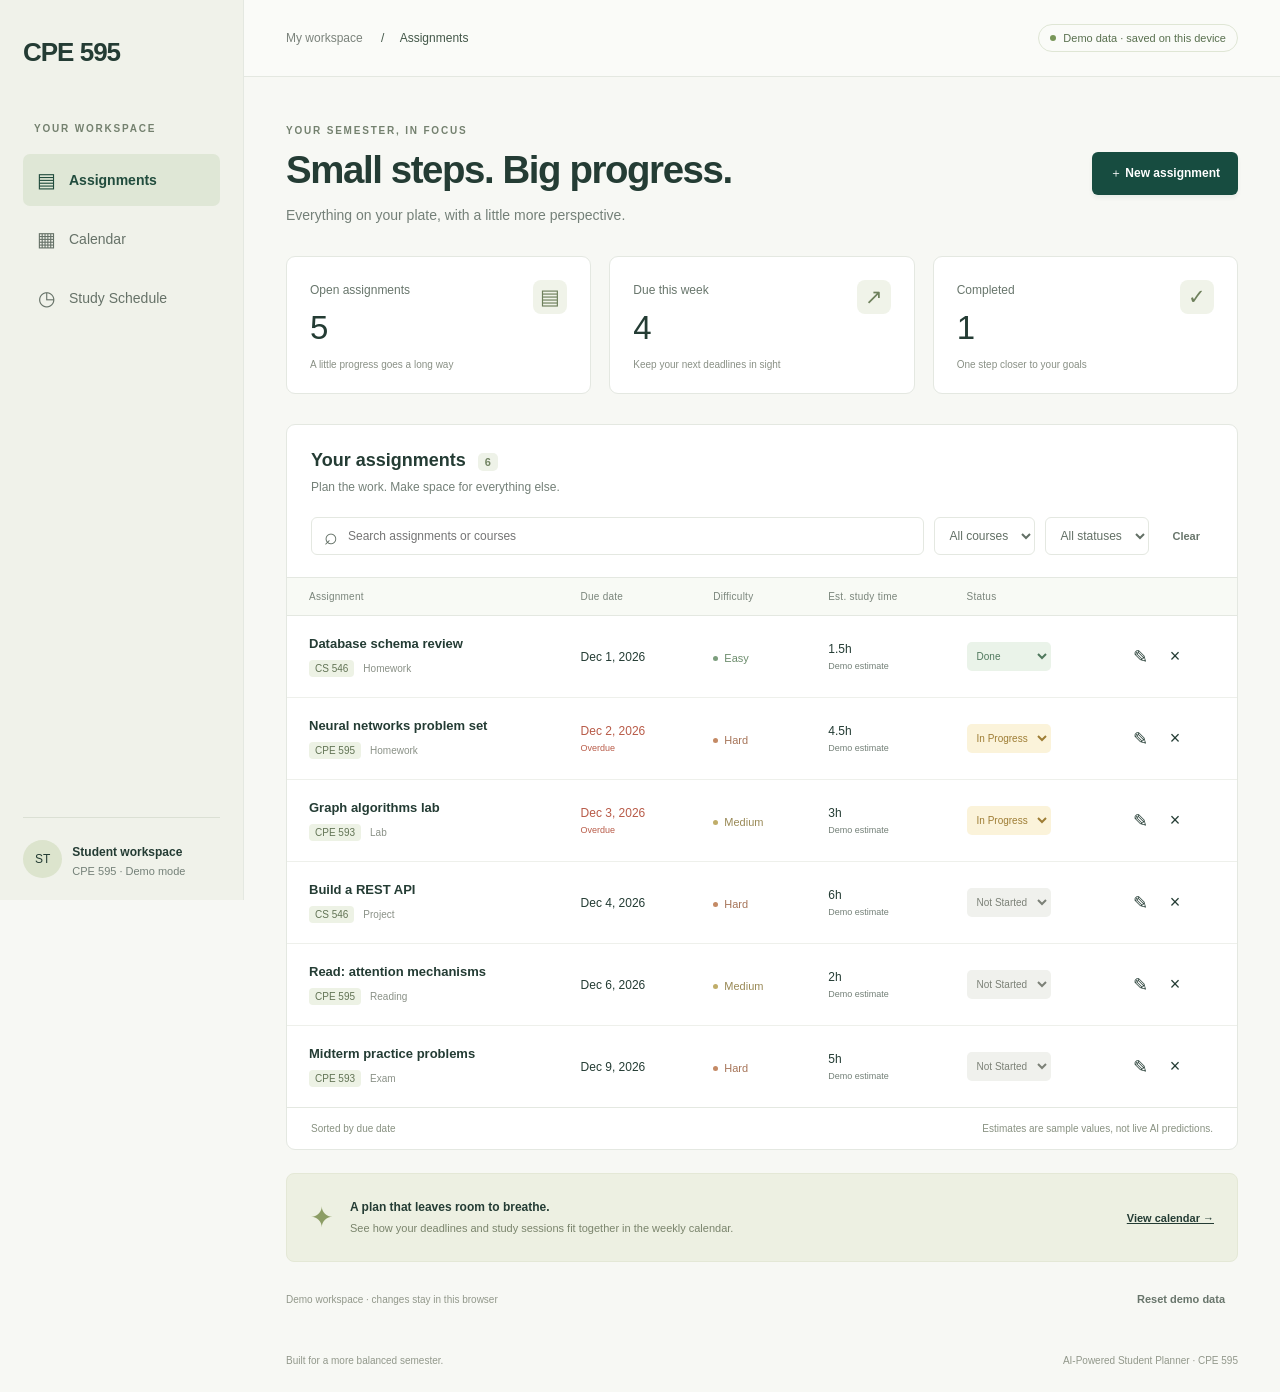
<file: frontend/index.html>
<!doctype html>
<html lang="en">
<head>
  <meta charset="UTF-8">
  <meta name="viewport" content="width=device-width, initial-scale=1">
  <meta name="theme-color" content="#174c40">
  <title>CPE 595 · Student Planner</title>
  <link rel="stylesheet" href="styles.css">
  <script defer src="src/dates.js"></script>
  <script defer src="src/data.js"></script>
  <script defer src="src/app.js"></script>
</head>
<body>
  <div class="app-shell">
    <aside class="sidebar">
      <a class="brand" href="#assignments">CPE 595</a>
      <p class="sidebar-label">YOUR WORKSPACE</p>
      <nav aria-label="Main navigation">
        <a href="#assignments" data-page="assignments"><span aria-hidden="true">▤</span>Assignments</a>
        <a href="#calendar" data-page="calendar"><span aria-hidden="true">▦</span>Calendar</a>
        <a href="#schedule" data-page="schedule"><span aria-hidden="true">◷</span>Study Schedule</a>
      </nav>
      <div class="profile"><span class="avatar">ST</span><div><strong>Student workspace</strong><small>CPE 595 · Demo mode</small></div></div>
    </aside>
    <div class="workspace">
      <header class="topbar"><span>My workspace <span class="breadcrumb">/ <span id="breadcrumb">Assignments</span></span></span><span class="demo-pill"><span></span> Demo data · saved on this device</span></header>
      <main id="main" tabindex="-1"></main>
      <footer>Built for a more balanced semester.<span>AI-Powered Student Planner · CPE 595</span></footer>
    </div>
  </div>
  <div id="toast" role="status" aria-live="polite"></div>
  <dialog id="assignment-dialog" aria-labelledby="form-title">
    <form id="assignment-form">
      <div class="dialog-heading"><div><span class="eyebrow">MAKE A PLAN</span><h2 id="form-title">New assignment</h2></div><button type="button" class="icon-button" data-close aria-label="Close assignment form">×</button></div>
      <input type="hidden" name="id">
      <label>Assignment title<input name="title" required maxlength="120" placeholder="e.g. Neural networks problem set"></label>
      <label>Course<input name="course" required maxlength="60" placeholder="e.g. CPE 595"></label>
      <div class="form-grid"><label>Type<select name="type"><option>Homework</option><option>Lab</option><option>Reading</option><option>Exam</option><option>Project</option></select></label><label>Difficulty<select name="difficulty"><option>Easy</option><option selected>Medium</option><option>Hard</option></select></label></div>
      <div class="form-grid"><label>Due date<input type="date" name="due_date" required></label><label>Status<select name="status"><option>Not Started</option><option>In Progress</option><option>Done</option></select></label></div>
      <label>Actual study hours <span class="muted">(optional)</span><input name="actual_hrs" type="number" min="0" max="1000" step="0.25" placeholder="Not recorded"></label>
      <p id="form-error" class="error-text" role="alert"></p>
      <div class="dialog-actions"><button type="button" class="button secondary" data-close>Cancel</button><button type="submit" class="button primary" id="save-button">Save assignment</button></div>
    </form>
  </dialog>
  <dialog id="delete-dialog" aria-labelledby="delete-title"><form method="dialog"><span class="eyebrow">REMOVE ASSIGNMENT</span><h2 id="delete-title">Delete this assignment?</h2><p id="delete-description"></p><p class="muted">Its demo study sessions will also be removed. This cannot be undone.</p><p id="delete-error" class="error-text" role="alert"></p><div class="dialog-actions"><button class="button secondary" value="cancel">Cancel</button><button type="button" id="confirm-delete" class="button danger">Delete assignment</button></div></form></dialog>
</body>
</html>
</file>
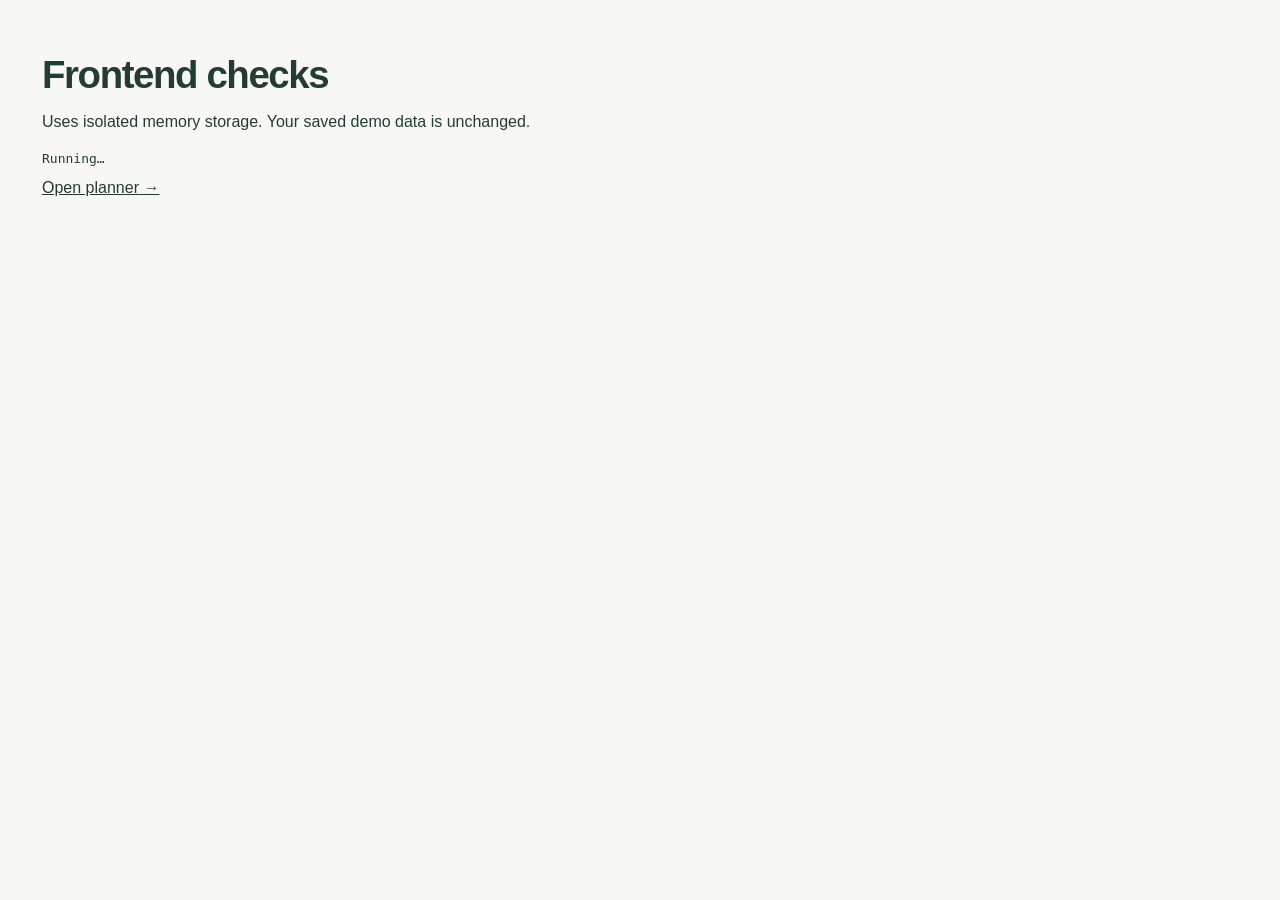
<file: frontend/tests.html>
<!doctype html>
<html lang="en"><head><meta charset="utf-8"><meta name="viewport" content="width=device-width,initial-scale=1"><title>Planner checks</title><link rel="stylesheet" href="styles.css"></head><body><main><h1>Frontend checks</h1><p>Uses isolated memory storage. Your saved demo data is unchanged.</p><pre id="results" role="status">Running…</pre><a href="index.html">Open planner →</a></main><script src="src/dates.js"></script><script src="src/data.js"></script><script src="src/tests.js"></script></body></html>
</file>
<file: frontend/styles.css>
:root{font-family:Inter,"Segoe UI",Arial,sans-serif;color:#243c34;background:#f7f8f4;font-synthesis:none;--green:#174c40;--muted:#748078;--border:#e4e8e1}*{box-sizing:border-box}body{margin:0}button,input,select{font:inherit}button,a,input,select{ -webkit-tap-highlight-color:transparent}button,a{touch-action:manipulation}button{cursor:pointer}button:disabled{cursor:wait;opacity:.6}a{color:inherit}button:focus-visible,a:focus-visible,input:focus-visible,select:focus-visible{outline:3px solid #a9bf70;outline-offset:3px}button{color:inherit}h1,h2,h3,p{margin-top:0}h1{font-size:clamp(28px,3vw,40px);font-weight:600;letter-spacing:-1.4px;margin:10px 0 12px}h2{font-size:18px;font-weight:600;margin-bottom:7px}h3{font-size:15px}p{line-height:1.6}small{display:block}.app-shell{display:flex;min-height:100vh}.sidebar{width:244px;flex-shrink:0;padding:37px 23px 22px;background:#f0f2ea;border-right:1px solid var(--border);display:flex;flex-direction:column;position:sticky;top:0;height:100vh}.brand{font-size:26px;font-weight:700;letter-spacing:-1px;text-decoration:none;display:flex;align-items:center;gap:9px}.brand-icon{display:grid;place-items:center;background:var(--green);color:#f1f5d9;border-radius:10px;font-family:Georgia,serif;font-size:31px;width:37px;height:40px;padding-bottom:7px}.brand-dot{font-size:10px;align-self:flex-start;margin-top:7px;letter-spacing:0}.sidebar-label,.eyebrow{font-size:10px;letter-spacing:1.8px;font-weight:700;color:#74816f}.sidebar-label{margin:53px 11px 17px}nav{display:grid;gap:7px}nav a{padding:14px 13px;text-decoration:none;font-size:14px;display:flex;gap:13px;align-items:center;border-radius:7px;color:#667268}nav a span{font-size:20px;width:20px;text-align:center}nav a.active{background:#dfe7d6;color:#214c3d;font-weight:600}nav a:hover{background:#e5eadf}.sidebar-note{margin-top:auto;padding:26px 15px 8px}.sidebar-note p{font:24px/1.35 Georgia,serif;margin-top:14px}.note-art{font-size:92px;color:#9ea976;line-height:1.1;transform:rotate(15deg);text-align:center;margin:18px 0 28px}.profile{border-top:1px solid #dbe0d4;padding-top:22px;display:flex;gap:10px;align-items:center}.avatar{background:#dce4cd;border-radius:50%;padding:12px;font-size:12px}.profile strong{font-size:12px}.profile small{font-size:11px;color:var(--muted);margin-top:5px}.workspace{flex:1;min-width:0}.topbar{height:77px;padding:0 42px;border-bottom:1px solid var(--border);display:flex;align-items:center;justify-content:space-between;font-size:12px;color:#7b837c;background:#fafbf8}.breadcrumb{margin-left:15px;color:#435749}.breadcrumb span{margin-left:12px}.demo-pill{font-size:11px;border:1px solid #dfe6d5;border-radius:20px;padding:7px 11px;color:#59704f;display:flex;align-items:center;gap:7px}.demo-pill>span{width:6px;height:6px;background:#789658;border-radius:50%}main{padding:43px 42px 20px;max-width:1600px;margin:auto;min-height:calc(100vh - 144px)}.page-heading{display:flex;justify-content:space-between;align-items:center;gap:22px;margin-bottom:30px}.page-heading p{color:var(--muted);font-size:14px;margin-bottom:0}.button{border:1px solid transparent;border-radius:6px;padding:12px 17px;font-weight:600;font-size:12px;white-space:nowrap;display:inline-flex;justify-content:center;align-items:center;gap:8px;text-decoration:none}.primary{background:var(--green);color:white;box-shadow:0 3px 4px #174c4010}.primary:hover{background:#23604f}.secondary{background:white;border-color:var(--border)}.secondary:hover{background:#f1f4ec}.subtle{background:transparent;color:#68756b}.subtle:hover{background:#e9eee3}.small{padding:8px 12px;font-size:11px}.danger{background:#a33e37;color:white}.stats{display:grid;grid-template-columns:repeat(3,1fr);gap:18px;margin-bottom:30px}.stat{background:#fff;border:1px solid var(--border);border-radius:9px;padding:23px;display:flex;justify-content:space-between}.stat span{font-size:12px;color:#68766c}.stat strong{display:block;font-size:33px;line-height:1.3;font-weight:500;margin:9px 0}.stat small{font-size:10px;color:#899085}.stat .stat-icon{font-size:21px;background:#f0f3e9;width:34px;height:34px;border-radius:8px;display:grid;place-items:center;color:#6e805c}.panel{border:1px solid var(--border);background:#fff;border-radius:9px;overflow:hidden}.panel-heading{padding:25px 24px 20px;display:flex;justify-content:space-between;align-items:center}.panel-heading p{font-size:12px;color:var(--muted);margin:0}.count{font-size:11px;background:#eef2e8;border-radius:5px;padding:3px 7px;margin-left:7px;color:#718362;vertical-align:middle}.filters{padding:0 24px 22px;display:flex;gap:10px}.filters select,.search{border:1px solid var(--border);background:#fff;border-radius:6px;font-size:12px;color:#637066}.filters select{padding:10px;max-width:180px}.search{display:flex;align-items:center;gap:10px;padding:0 12px;flex:1}.search span{font-size:23px}.search input{width:100%;border:0;outline-offset:0;background:transparent;padding:11px 0;font-size:12px;color:#2d4538}.table-scroll{overflow-x:auto}table{width:100%;border-collapse:collapse;text-align:left;font-size:12px;min-width:760px}th{padding:13px 22px;background:#f8faf5;border-top:1px solid var(--border);border-bottom:1px solid var(--border);font-size:10px;letter-spacing:.25px;font-weight:500;color:#7a857b;white-space:nowrap}td{padding:20px 22px;border-bottom:1px solid #eef0eb}tbody tr:last-child td{border-bottom:0}tbody tr:hover{background:#fcfdf9}.assignment-title{background:none;border:0;padding:0;text-align:left;font-size:13px;font-weight:600}.assignment-title:hover{text-decoration:underline}.assignment-meta{display:flex;align-items:center;gap:9px;margin-top:9px;color:#8a9187;font-size:10px}.course-tag{font-size:10px;color:#627455;background:#edf2e5;border-radius:4px;padding:3px 6px;display:inline-block;white-space:nowrap}.difficulty{display:inline-flex;align-items:center;gap:6px;font-size:11px}.difficulty i{width:5px;height:5px;border-radius:50%;background:#aaa}.difficulty.hard{color:#a67458}.difficulty.hard i{background:#c48a65}.difficulty.medium{color:#998956}.difficulty.medium i{background:#c0ad69}.difficulty.easy{color:#6c8c6c}.difficulty.easy i{background:#7c9e7d}.estimate{font-weight:500}td small{font-size:9px;margin-top:5px}.muted{color:var(--muted)}.status-select{border:1px solid transparent;border-radius:5px;font-size:10px;padding:7px 5px;max-width:125px}.not-started{color:#7c8177;background:#f0f1ed}.progress{color:#9e7d35;background:#fbf3da}.done{color:#50785d;background:#eaf3e9}.overdue{color:#b85b48}.row-actions{display:flex;gap:2px}.icon-button{border:1px solid transparent;background:transparent;border-radius:5px;padding:6px 9px;font-size:18px}.icon-button:hover{background:#edf2e8}.delete-action:hover{background:#fff0eb;color:#a33e37}.panel-foot{border-top:1px solid var(--border);padding:15px 24px;font-size:10px;color:#889181;display:flex;justify-content:space-between;gap:14px}.tip{display:flex;align-items:center;gap:17px;background:#edf0e2;border:1px solid #e4e8d6;border-radius:8px;padding:23px;margin-top:23px}.tip>span{font-size:28px;color:#8c9d65}.tip strong{font-size:12px}.tip p{font-size:11px;color:#7a846c;margin:5px 0 0}.tip a{font-size:11px;font-weight:600;margin-left:auto;white-space:nowrap}.demo-tools{display:flex;justify-content:space-between;align-items:center;gap:10px;margin-top:22px;color:#92988b;font-size:10px}footer{max-width:1600px;margin:auto;padding:21px 42px 26px;display:flex;justify-content:space-between;color:#92988b;font-size:10px}.calendar-toolbar{display:flex;align-items:center;justify-content:space-between;gap:18px;padding:20px 22px;border-bottom:1px solid var(--border);flex-wrap:wrap}.week-controls{display:flex;align-items:center;gap:9px}.week-controls strong{font-size:13px}.legend{display:flex;gap:15px;font-size:10px}.legend span:before{content:'';display:inline-block;width:7px;height:7px;border-radius:50%;margin-right:5px}.legend .deadline:before{background:#c88869}.legend .commitment:before{background:#9b9cc8}.legend .study:before{background:#7a9a72}.calendar-hint{font-size:11px;color:#7d8979;margin:15px 22px}.week-grid{display:grid;grid-template-columns:repeat(7,minmax(0,1fr));border-top:1px solid var(--border)}.day-column{border-right:1px solid var(--border);min-height:370px}.day-column:last-child{border-right:0}.day-column.today{background:#fbfcf6}.day-heading{width:100%;border:0;border-bottom:1px solid var(--border);background:transparent;text-align:center;padding:15px 0;color:#7b8876;min-height:97px;position:relative}.day-heading span{font-size:10px;text-transform:uppercase;letter-spacing:1px}.day-heading strong{font-size:23px;display:block;font-weight:500;margin:6px 0}.day-heading small{font-size:9px;color:var(--green)}.day-heading.selected{background:#eaf0df}.day-events{padding:9px 7px;display:grid;gap:8px}.calendar-event{border:0;border-left:3px solid;padding:10px 8px;border-radius:4px;text-align:left;width:100%;font:inherit;overflow-wrap:anywhere}.calendar-event.deadline{background:#fcf1e9;border-color:#c88869;color:#865a43}.calendar-event.commitment{background:#f0f0f9;border-color:#9b9cc8;color:#646482}.calendar-event.study{background:#edf3e6;border-color:#7a9a72;color:#466446}button.calendar-event:hover{filter:brightness(.96)}.event-kind{display:block;font-size:8px;letter-spacing:.6px;margin-bottom:7px}.event-time{font-size:9px;display:block;margin-bottom:7px}.calendar-event strong{font-size:11px;line-height:1.5;display:block;font-weight:600}.calendar-event small{font-size:9px;line-height:1.5;margin-top:7px;opacity:.8}.free-day{text-align:center;color:#a4ad9c;font-size:10px;margin:16px 0}.day-agenda{margin-top:20px}.agenda-events{padding:0 22px 22px;display:grid;grid-template-columns:repeat(auto-fit,minmax(180px,1fr));gap:15px}.schedule-banner{background:#e6edda;border:1px solid #dce5ce;display:flex;align-items:center;gap:23px;padding:28px;border-radius:9px;margin-bottom:26px}.banner-icon{font-size:58px;color:#7f9664}.schedule-banner h2{font-family:Georgia,serif;font-size:26px;font-weight:400;margin:8px 0}.schedule-banner p{font-size:12px;color:#718060;margin:0}.sample-label{margin-left:auto;font-size:10px;border:1px solid #bdcbae;padding:8px 10px;border-radius:20px;white-space:nowrap}.schedule-disclaimer{padding:15px 23px;font-size:11px;line-height:1.6;color:#7c8676;background:#fafbf7;border-bottom:1px solid var(--border)}.schedule-day{padding:25px;display:flex;gap:25px;border-bottom:1px solid var(--border)}.schedule-day:last-child{border-bottom:0}.schedule-date{width:45px;text-align:center;flex-shrink:0}.schedule-date span{text-transform:uppercase;font-size:10px;letter-spacing:1px;color:#8a957e}.schedule-date strong{display:block;font-size:27px;font-weight:500;margin:5px}.schedule-date small{font-size:10px;color:#8a957e}.schedule-blocks{flex:1;min-width:0;display:grid;gap:14px}.study-block{display:flex;align-items:center;gap:24px;border:1px solid var(--border);border-left:3px solid #8ca774;border-radius:6px;padding:18px}.block-time{min-width:115px}.block-time strong{font-size:12px}.block-time span{font-size:10px;color:#8a957e;display:block;margin-top:7px}.block-detail{flex:1}.block-detail h3{margin:8px 0;font-size:13px}.block-detail p{font-size:10px;color:#8a957e;margin:0}.empty{padding:55px 24px;text-align:center;color:#839075;width:100%;grid-column:1/-1}.empty>span{font-size:40px;color:#a3b085}.empty h3{margin:18px 0 7px;color:#4f6347;font-size:18px;font-weight:500}.empty p{font-size:12px;margin:0}.loading{min-height:400px;display:flex;align-items:center;justify-content:center;gap:12px;color:#7c886e;font-size:14px}.spinner{border:2px solid #dce5d0;border-top-color:#557747;border-radius:50%;height:20px;width:20px;animation:spin .8s linear infinite}@keyframes spin{to{transform:rotate(360deg)}}.error-panel{padding:35px}.error-panel p{color:#8b665b}dialog{border:1px solid var(--border);border-radius:12px;padding:28px;width:min(520px,calc(100% - 32px));max-height:90vh;overflow-y:auto;color:#243c34;box-shadow:0 20px 100px #172d3333}dialog::backdrop{background:#17392c66;backdrop-filter:blur(3px)}.dialog-heading{display:flex;align-items:center;justify-content:space-between;margin-bottom:22px}.dialog-heading h2{font-size:25px;margin:8px 0 0}form label{display:block;font-size:12px;font-weight:600;margin-bottom:17px}form input:not([type=hidden]),form select{display:block;width:100%;border:1px solid #dce2d6;border-radius:6px;padding:11px;margin-top:7px;font-size:13px;background:#fff;color:#334b3b}.form-grid{display:grid;grid-template-columns:1fr 1fr;gap:15px}.dialog-actions{display:flex;justify-content:flex-end;gap:10px;border-top:1px solid var(--border);padding-top:20px;margin-top:20px}.error-text{color:#ac4c39;font-size:12px;line-height:1.5}#delete-description{overflow-wrap:anywhere}#delete-dialog p{font-size:13px}#toast{position:fixed;bottom:24px;left:50%;transform:translate(-50%,20px);opacity:0;pointer-events:none;transition:opacity .2s,transform .2s;background:#213f32;color:white;padding:14px 22px;border-radius:8px;font-size:13px;z-index:10;max-width:90vw;box-shadow:0 5px 20px #0002}#toast.visible{opacity:1;transform:translate(-50%,0)}.sr-only{position:absolute;width:1px;height:1px;padding:0;margin:-1px;overflow:hidden;clip:rect(0,0,0,0);white-space:nowrap;border:0}
.profile{margin-top:auto}
@media(min-width:1500px){main{padding-top:55px}.page-heading{margin-bottom:40px}.stat{padding:28px}td{padding-top:25px;padding-bottom:25px}}
@media(max-width:1150px){.sidebar{width:205px;padding-left:15px;padding-right:15px}main{padding:30px 24px 20px}.topbar{padding:0 24px}.stat{padding:17px}.stat small{line-height:1.5}.legend{gap:10px}.calendar-toolbar{padding:15px}.study-block{gap:14px;flex-wrap:wrap}.block-detail{min-width:140px}.week-grid{grid-template-columns:repeat(7,minmax(120px,1fr));min-width:840px}.calendar-panel{overflow-x:auto}.calendar-hint{position:sticky;left:15px}.calendar-panel .calendar-toolbar{min-width:0}.day-events{padding:8px}.panel-foot{flex-wrap:wrap}}
@media(max-width:760px){.app-shell{display:block}.sidebar{position:relative;width:100%;height:auto;padding:17px 18px 0;border-right:0;border-bottom:1px solid var(--border)}.brand{font-size:24px}.brand-icon{height:34px;width:33px;font-size:29px}.sidebar-label,.sidebar-note,.profile{display:none}nav{display:flex;gap:4px;margin-top:17px}nav a{flex:1;justify-content:center;padding:12px 7px;font-size:11px;border-radius:6px 6px 0 0;gap:6px}nav a span{font-size:17px;width:auto}.topbar{height:54px;padding:0 18px;font-size:10px}.breadcrumb{margin-left:7px}.breadcrumb span{margin-left:5px}.demo-pill{font-size:9px;padding:5px 7px}.demo-pill>span{display:none}main{padding:27px 17px 16px}.page-heading{align-items:flex-start;flex-direction:column;gap:18px;margin-bottom:22px}h1{font-size:30px}.page-heading p{font-size:12px}.eyebrow{font-size:9px}.stats{gap:8px;margin-bottom:22px}.stat{padding:14px 10px}.stat span{font-size:10px}.stat strong{font-size:28px}.stat small{display:none}.stat .stat-icon{display:none}.panel-heading{padding:20px 17px}.filters{padding:0 17px 17px;flex-wrap:wrap;gap:8px}.search{flex-basis:100%}.filters select{flex:1;max-width:none;min-width:0}.tip{padding:17px;gap:10px;flex-wrap:wrap}.tip a{margin-left:39px}.tip p{font-size:10px}.tip strong{font-size:11px}.panel-foot{padding:14px 17px;font-size:9px}.demo-tools{font-size:9px}.demo-tools .button{padding:8px 4px}footer{padding:15px 18px 22px;gap:12px;flex-wrap:wrap;font-size:9px}.calendar-toolbar{padding:13px;gap:14px}.week-controls{gap:3px;flex-wrap:wrap}.week-controls strong{font-size:11px}.calendar-panel{overflow:visible}.week-grid{display:block;min-width:0;border-top:0}.day-column{min-height:0;border-right:0;border-top:1px solid var(--border);display:flex;align-items:stretch}.day-heading{width:67px;flex-shrink:0;border-bottom:0;border-right:1px solid var(--border);min-height:95px}.day-events{display:grid;grid-template-columns:repeat(auto-fit,minmax(140px,1fr));flex:1;gap:8px;padding:10px}.calendar-event{padding:10px}.free-day{align-self:center}.calendar-hint{font-size:10px;margin:12px 15px;position:static}.schedule-banner{padding:20px;gap:13px;flex-wrap:wrap}.banner-icon{font-size:42px}.schedule-banner h2{font-size:22px}.schedule-banner p{font-size:11px}.sample-label{margin-left:55px}.schedule-day{padding:20px 12px;gap:12px}.study-block{padding:13px;gap:12px}.block-time{width:100%}.block-detail{min-width:0;flex-basis:100%}.schedule-date{width:35px}.schedule-date strong{font-size:24px}.schedule-disclaimer{font-size:10px;padding:13px 16px}dialog{padding:23px}.form-grid{gap:10px}.schedule-panel .calendar-toolbar>.muted{font-size:10px}}
@media(prefers-reduced-motion:reduce){*,*::before,*::after{animation:none!important;transition:none!important}}
</file>
